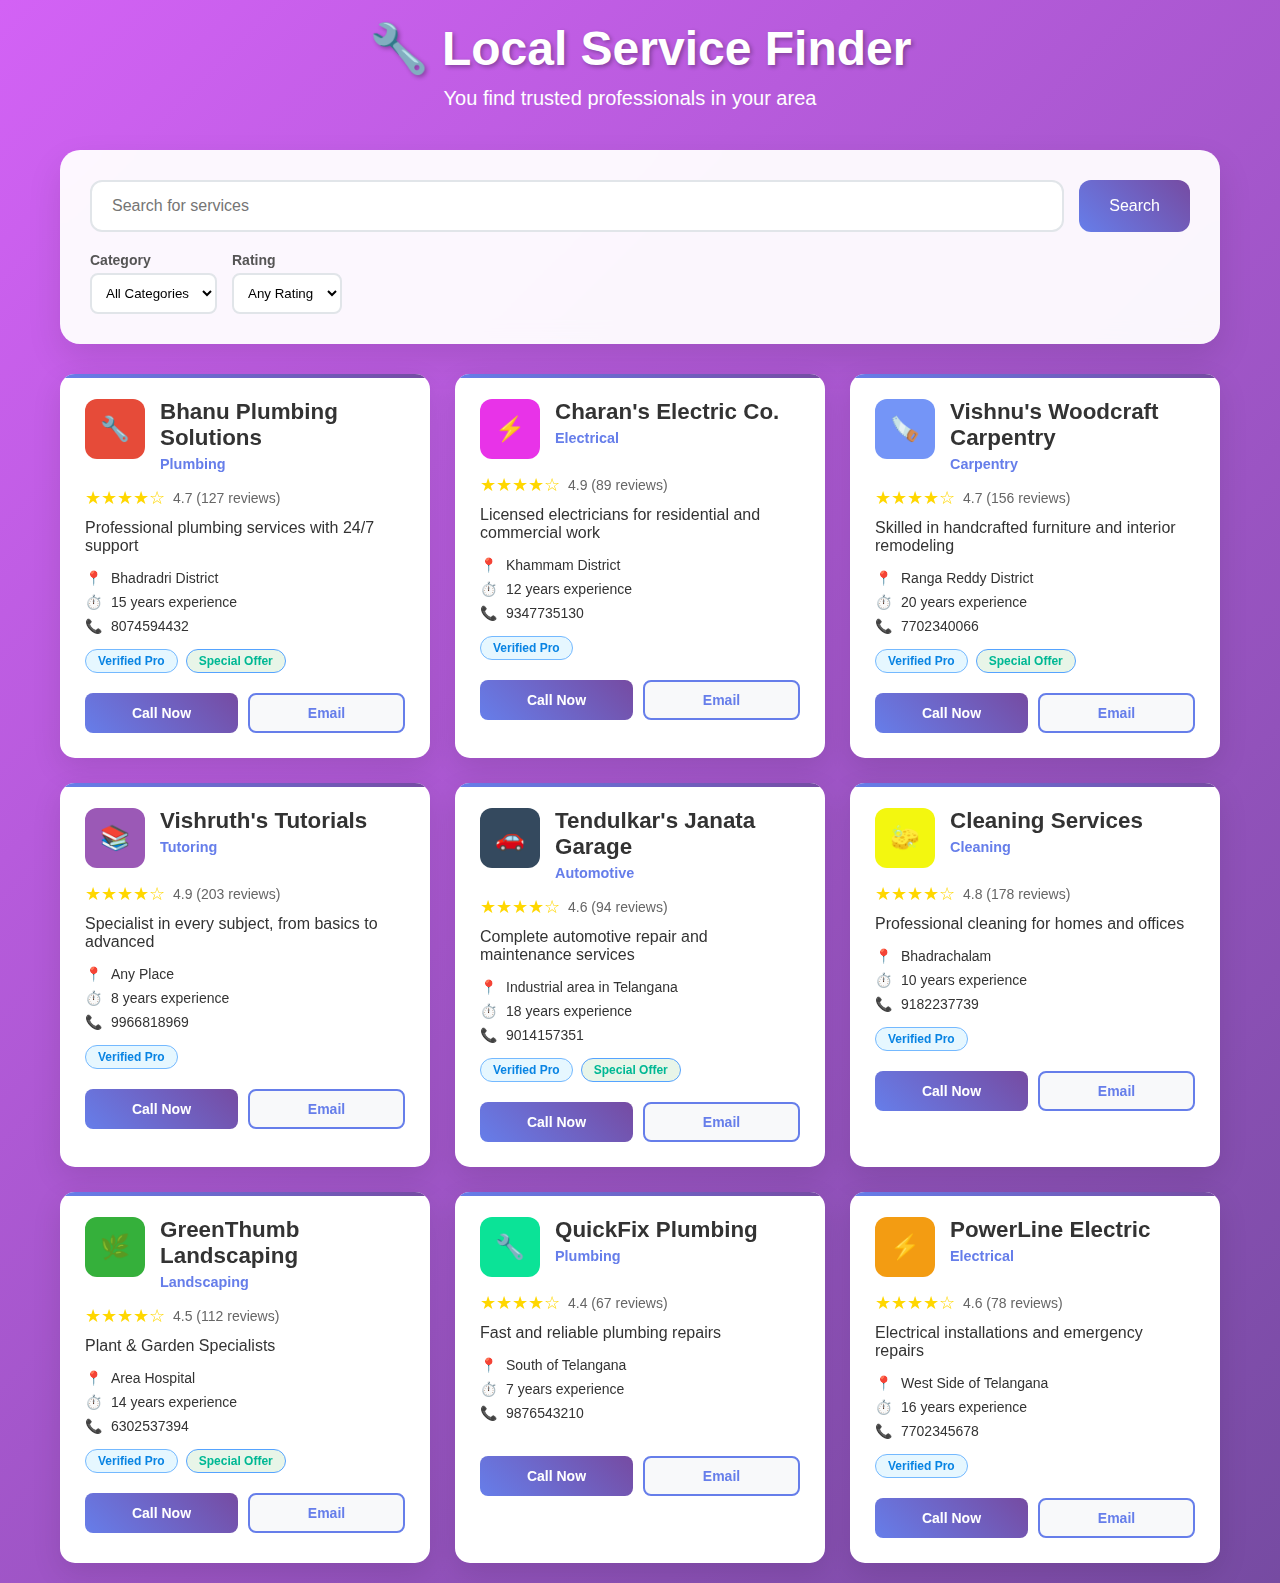
<file: index.html>
<!DOCTYPE html>
<html lang="en">
<head>
    <meta charset="UTF-8">
    <meta name="viewport" content="width=device-width, initial-scale=1.0">
    <title>Local Service Finder</title>
    <style>
        * {
            margin: 0;
            padding: 0;
            box-sizing: border-box;
        }

        body {
            font-family: 'Segoe UI', Tahoma, Geneva, Verdana, sans-serif;
            background: linear-gradient(135deg, #d362f5 0%, #764ba2 100%);
            min-height: 100px;
            color: #333;
        }

        .container {
            max-width: 1200px;
            margin: 0 auto;
            padding: 20px;
        }

        header {
            text-align: center;
            margin-bottom: 40px;
            color: white;
        }

        h1 {
            font-size: 3rem;
            margin-bottom: 10px;
            text-shadow: 2px 2px 4px rgba(0,0,0,0.3);
        }

        .subtitle {
            font-size: 20px;
            margin-right: 20px;
            
        }

        .search-section {
            background: rgba(255,255,255,0.95);
            backdrop-filter: blur(10px);
            border-radius: 20px;
            padding: 30px;
            margin-bottom: 30px;
            box-shadow: 0 15px 35px rgba(0,0,0,0.1);
        }

        .search-bar {
            display:flex;
            gap: 15px;
            margin-bottom: 20px;
            flex-wrap: wrap;
        }

        .search-input {
            flex: 1;
            min-width: 250px;
            padding: 15px 20px;
            border: 2px solid #e1e5e9;
            border-radius: 12px;
            font-size: 16px;
            transition: all 0.3s ease;
        }

        .search-input:focus {
            outline: none;
            border-color: #667eea;
            box-shadow: 0 0 0 3px rgba(102, 126, 234, 0.1);
        }

        .search-btn {
            padding: 15px 30px;
            background: linear-gradient(45deg, #667eea, #764ba2);
            color: white;
            border: none;
            border-radius: 12px;
            font-size: 16px;
            cursor: pointer;
            transition: transform 0.3s ease;
        }

        .search-btn:hover {
            transform: translateY(-2px);
        }

        .filters {
            display: flex;
            gap: 15px;
            flex-wrap: wrap;
            align-items: center;
        }

        .filter-group {
            display: flex;
            flex-direction: column;
            gap: 5px;
        }

        .filter-label {
            font-size: 14px;
            font-weight: 600;
            color: #555;
        }

        .filter-select {
            padding: 10px;
            border: 2px solid #e1e5e9;
            border-radius: 8px;
            background: white;
            cursor: pointer;
        }

        .emergency-toggle {
            display: flex;
            align-items: center;
            gap: 10px;
            background: #fff3cd;
            padding: 10px 15px;
            border-radius: 8px;
            border: 2px solid #ffc107;
        }

        .toggle-switch {
            position: relative;
            width: 50px;
            height: 25px;
            background: #ccc;
            border-radius: 25px;
            cursor: pointer;
            transition: background  0.3s;
        }

        .toggle-switch.active {
            background: #ff6b6b;
        }

        .toggle-switch::after {
            content: '';
            position: absolute;
            top: 2px;
            left: 2px;
            width: 21px;
            height: 21px;
            background: white;
            border-radius: 50%;
            transition: transform 0.3s;
        }

        .toggle-switch.active::after {
            transform: translateX(25px);
        }

        .services-grid {
            display: grid;
            grid-template-columns: repeat(auto-fill, minmax(350px, 1fr));
            gap: 25px;
            margin-top: 30px;
        }

        .service-card {
            background: white;
            border-radius: 15px;
            padding: 25px;
            box-shadow: 0 10px 30px rgba(0,0,0,0.1);
            transition: all 0.3s ease;
            position: relative;
            overflow: hidden;
        }

        .service-card::before {
            content: '';
            position: absolute;
            top: 0;
            left: 0;
            right: 0;
            height: 4px;
            background: linear-gradient(45deg, #667eea, #764ba2);
        }

        .service-card:hover {
            transform: translateY(-5px);
            box-shadow: 0 20px 40px rgba(0,0,0,0.15);
        }

        .service-header {
            display: flex;
            align-items: start;
            gap: 15px;
            margin-bottom: 15px;
        }

        .service-icon {
            width: 60px;
            height: 60px;
            border-radius: 12px;
            display: flex;
            align-items: center;
            justify-content: center;
            font-size: 24px;
            color: white;
            flex-shrink: 0;
        }

        .service-info h3 {
            font-size: 1.4rem;
            margin-bottom: 5px;
            color: #333;
        }

        .service-category {
            color: #667eea;
            font-weight: 600;
            font-size: 0.9rem;
        }

        .rating {
            display: flex;
            align-items: center;
            gap: 8px;
            margin: 10px 0;
        }

        .stars {
            color: #ffd700;
            font-size: 18px;
        }

        .rating-text {
            color: #666;
            font-size: 14px;
        }

        .service-details {
            margin: 15px 0;
        }

        .detail-item {
            display: flex;
            align-items: center;
            gap: 10px;
            margin: 8px 0;
            font-size: 14px;
        }

        .detail-icon {
            width: 16px;
            text-align: center;
        }

        .badges {
            display: flex;
            gap: 8px;
            margin: 15px 0;
            flex-wrap: wrap;
        }

        .badge {
            padding: 4px 12px;
            border-radius: 20px;
            font-size: 12px;
            font-weight: 600;
        }

        .badge.emergency {
            background: #ffe6e6;
            color: #d63031;
            border: 1px solid #fab1a0;
        }

        .badge.verified {
            background: #e6f7ff;
            color: #0984e3;
            border: 1px solid #74b9ff;
        }

        .badge.discount {
            background: #e8f5e8;
            color: #00b894;
            border: 1px solid #55a3ff;
        }

        .contact-buttons {
            display: flex;
            gap: 10px;
            margin-top: 20px;
        }

        .btn {
            padding: 10px 20px;
            border: none;
            border-radius: 8px;
            cursor: pointer;
            font-size: 14px;
            font-weight: 600;
            transition: all 0.3s ease;
            flex: 1;
        }

        .btn-primary {
            background: linear-gradient(45deg, #667eea, #764ba2);
            color: white;
        }

        .btn-secondary {
            background: #f8f9fa;
            color: #667eea;
            border: 2px solid #667eea;
        }

        .btn:hover {
            transform: translateY(-2px);
        }

        .no-results {
            text-align: center;
            padding: 60px 20px;
            color: white;
        }

        .no-results h3 {
            font-size: 1.5rem;
            margin-bottom: 10px;
        }

        @media (max-width: 768px) {
            .container {
                padding: 15px;
            }
            
            h1 {
                font-size: 2rem;
            }
            
            .search-bar {
                flex-direction: column;
            }
            
            .filters {
                flex-direction: column;
                align-items: stretch;
            }
            
            .services-grid {
                grid-template-columns: 1fr;
            }
        }
    </style>
</head>
<body>
    <div class="container">
        <header>
            <h1>🔧 Local Service Finder</h1>
            <p class="subtitle">You find  trusted professionals in your area</p>
        </header>

        <div class="search-section">
            <div class="search-bar">
                <input type="text" class="search-input" id="searchInput" placeholder="Search for services ">
                <button class="search-btn" onclick="searchServices()">Search</button>
            </div>
            
            <div class="filters">
                <div class="filter-group">
                    <label class="filter-label">Category</label>
                    <select class="filter-select" id="categoryFilter" onchange="filterServices()">
                        <option value="">All Categories</option>
                        <option value="plumbing">Plumbing</option>
                        <option value="electrical">Electrical</option>
                        <option value="carpentry">Carpentry</option>
                        <option value="automotive">Automotive</option>
                        <option value="cleaning">Cleaning</option>
                        
                    </select>
                </div>
                
                <div class="filter-group">
                    <label class="filter-label">Rating</label>
                    <select class="filter-select" id="ratingFilter" onchange="filterServices()">
                        <option value="">Any Rating</option>
                        <option value="4.5">4.5+ Stars</option>
                        <option value="4.0">4.0+ Stars</option>
                        <option value="3.5">3.5+ Stars</option>
                    </select>
                </div>
                
               
            </div>
        </div>

        <div class="services-grid" id="servicesGrid">
            
        </div>
        
        <div class="no-results" id="noResults" style="display: none;">
            <h3>No services found</h3>
            <p>Try adjusting your search criteria or filters</p>
        </div>
    </div>

    <script>
        const services = [
            {
                name: "Bhanu Plumbing Solutions",
                category: "plumbing",
                rating: 4.7,
                reviews: 127,
                phone: "8074594432",
                email: "bhanu@plumbingsolutions.com",
               
                verified: true,
                discount: true,
                experience: "15 years",
                location: "Bhadradri District",
                description: "Professional plumbing services with 24/7  support",
                icon: "🔧",
                color: "#e64b39"
            },
            {
                name: "Charan's Electric Co.",
                category: "electrical",
                rating: 4.9,
                reviews: 89,
                phone: "9347735130",
                email: "charan@electric.com",
               
                verified: true,
                discount: false,
                experience: "12 years",
                location: "Khammam District",
                description: "Licensed electricians for residential and commercial work",
                icon: "⚡",
                color: "#e833e8"
            },
            {
                name: "Vishnu's Woodcraft Carpentry",
                category: "carpentry",
                rating: 4.7,
                reviews: 156,
                phone: "7702340066",
                email: "vishnu@woodcraft.com",
                
                verified: true,
                discount: true,
                experience: "20 years",
                location: "Ranga Reddy District",
                description: "Skilled in handcrafted furniture and interior remodeling",
                icon: "🪚",
                color: "#7495f7"
            },
            {
                name: "Vishruth's Tutorials",
                category: "tutoring",
                rating: 4.9,
                reviews: 203,
                phone: "9966818969",
                email: "vishruth@tutorials.com",
                
                verified: true,
                discount: false,
                experience: "8 years",
                location: "Any Place",
                description: "Specialist in every subject, from basics to advanced",
                icon: "📚",
                color: "#9b59b6"
            },
            {
                name: "Tendulkar's Janata Garage",
                category: "automotive",
                rating: 4.6,
                reviews: 94,
                phone: "9014157351",
                email: "tendul@janatagarage.com",
                
                verified: true,
                discount: true,
                experience: "18 years",
                location: "Industrial area in Telangana",
                description: "Complete automotive repair and maintenance services",
                icon: "🚗",
                color: "#34495e"
            },
            {
                name: "Cleaning Services",
                category: "cleaning",
                rating: 4.8,
                reviews: 178,
                phone: "9182237739",
                email: "cleaning@services.com",
                
                verified: true,
                discount: false,
                experience: "10 years",
                location: "Bhadrachalam",
                description: "Professional cleaning for homes and offices",
                icon: "🧽",
                color: "#f3f70f"
            },
            {
                name: "GreenThumb Landscaping",
                category: "landscaping",
                rating: 4.5,
                reviews: 112,
                phone: "6302537394",
                email: "info@greenthumb.com",
                
                verified: true,
                discount: true,
                experience: "14 years",
                location: "Area Hospital",
                description: "Plant & Garden Specialists",
                icon: "🌿",
                color: "#35b03b"
            },
            {
                name: "QuickFix Plumbing",
                category: "plumbing",
                rating: 4.4,
                reviews: 67,
                phone: "9876543210",
                email: "help@quickfix.com",
                
                verified: false,
                discount: false,
                experience: "7 years",
                location: "South of Telangana",
                description: "Fast and reliable plumbing repairs",
                icon: "🔧",
                color: "#0be397"
            },
        
            {
                name: "PowerLine Electric",
                category: "electrical",
                rating: 4.6,
                reviews: 78,
                phone: "7702345678",
                email: "service@powerline.com",
                
                verified: true,
                discount: false,
                experience: "16 years",
                location: "West Side of Telangana",
                description: "Electrical installations and emergency repairs",
                icon: "⚡",
                color: "#f39c12"
            }
        ];

        let filteredServices = [...services];
        let emergencyFilter = false;

        function renderServices(servicesToRender) {
            const grid = document.getElementById('servicesGrid');
            const noResults = document.getElementById('noResults');
            
            if (servicesToRender.length === 0) {
                grid.style.display = 'none';
                noResults.style.display = 'block';
                return;
            }
            
            grid.style.display = 'grid';
            noResults.style.display = 'none';
            
            grid.innerHTML = servicesToRender.map(service => `
                <div class="service-card">
                    <div class="service-header">
                        <div class="service-icon" style="background: ${service.color}">
                            ${service.icon}
                        </div>
                        <div class="service-info">
                            <h3>${service.name}</h3>
                            <div class="service-category">${service.category.charAt(0).toUpperCase() + service.category.slice(1)}</div>
                        </div>
                    </div>
                    
                    <div class="rating">
                        <span class="stars">${'★'.repeat(Math.floor(service.rating))}${service.rating % 1 !== 0 ? '☆' : ''}</span>
                        <span class="rating-text">${service.rating} (${service.reviews} reviews)</span>
                    </div>
                    
                    <p>${service.description}</p>
                    
                    <div class="service-details">
                        <div class="detail-item">
                            <span class="detail-icon">📍</span>
                            <span>${service.location}</span>
                        </div>
                        <div class="detail-item">
                            <span class="detail-icon">⏱️</span>
                            <span>${service.experience} experience</span>
                        </div>
                        <div class="detail-item">
                            <span class="detail-icon">📞</span>
                            <span>${service.phone}</span>
                        </div>
                    </div>
                    
                    <div class="badges">
                        ${service.emergency ? '<span class="badge emergency">24/7 Emergency</span>' : ''}
                        ${service.verified ? '<span class="badge verified">Verified Pro</span>' : ''}
                        ${service.discount ? '<span class="badge discount">Special Offer</span>' : ''}
                    </div>
                    
                    <div class="contact-buttons">
                        <button class="btn btn-primary" onclick="callService('${service.phone}')">Call Now</button>
                        <button class="btn btn-secondary" onclick="emailService('${service.email}')">Email</button>
                    </div>
                </div>
            `).join('');
        }

        function searchServices() {
            const searchTerm = document.getElementById('searchInput').value.toLowerCase();
            const categoryFilter = document.getElementById('categoryFilter').value;
            const ratingFilter = parseFloat(document.getElementById('ratingFilter').value) || 0;
            
            filteredServices = services.filter(service => {
                const matchesSearch = !searchTerm || 
                    service.name.toLowerCase().includes(searchTerm) ||
                    service.category.toLowerCase().includes(searchTerm) ||
                    service.description.toLowerCase().includes(searchTerm);
                
                const matchesCategory = !categoryFilter || service.category === categoryFilter;
                const matchesRating = service.rating >= ratingFilter;
                const matchesEmergency = !emergencyFilter || service.emergency;
                
                return matchesSearch && matchesCategory && matchesRating && matchesEmergency;
            });
            
            renderServices(filteredServices);
        }

        function filterServices() {
            searchServices();
        }

        function toggleEmergency() {
            const toggle = document.getElementById('emergencyToggle');
            emergencyFilter = !emergencyFilter;
            toggle.classList.toggle('active', emergencyFilter);
            searchServices();
        }

        function callService(phone) {
            alert(`Calling ${phone}...`);
        }

        function emailService(email) {
            alert(`Opening email to ${email}...`);
        }

        // Initialize the page
        renderServices(services);
    </script>
</body>
</html>
</file>
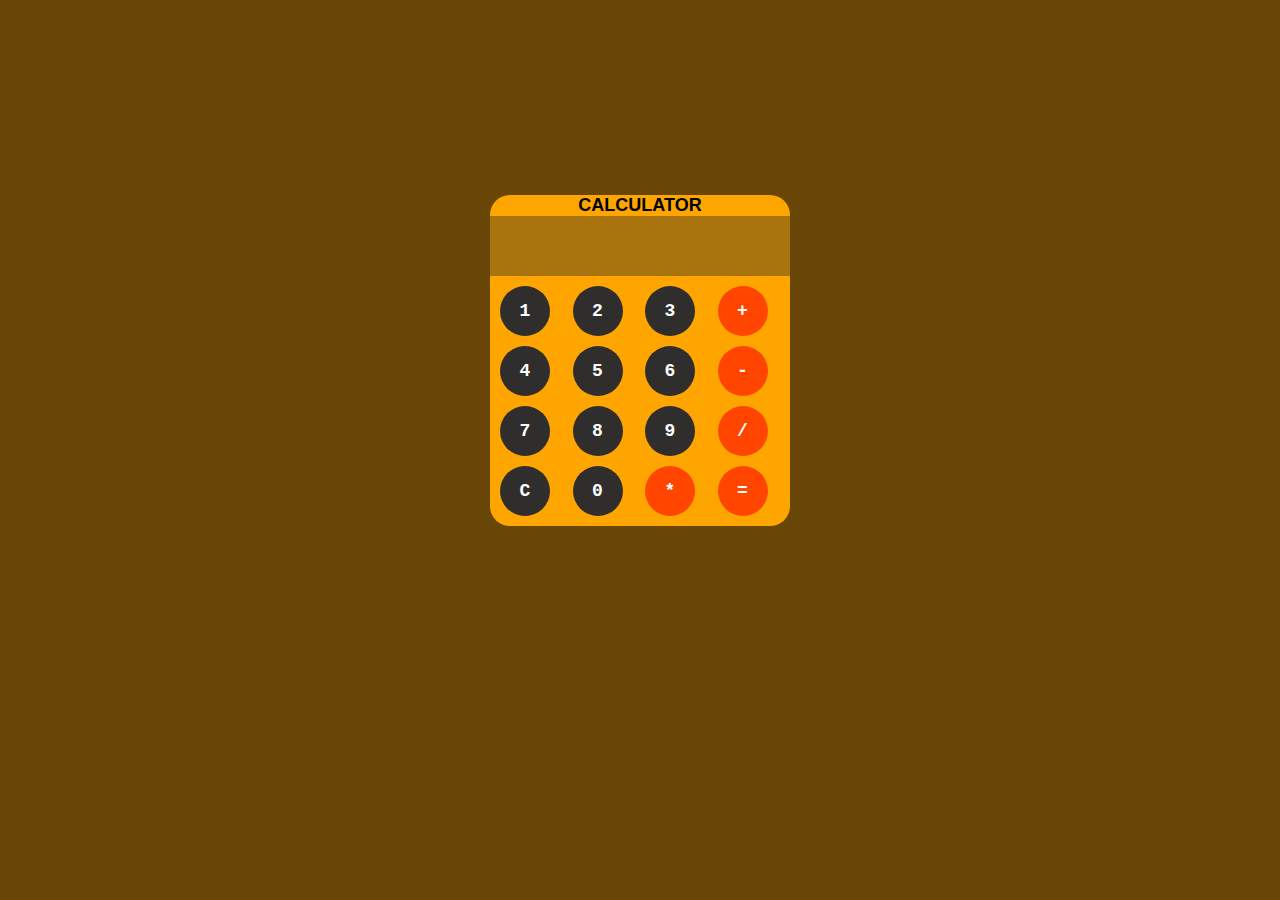
<file: calculator.html>
<!DOCTYPE html>
<html lang="en">

<head>
    <meta charset="UTF-8">
    <meta name="viewport" content="width=device-width, initial-scale=1.0">
    <title>Document</title>
    <link rel="stylesheet" href="calculator.css">

</head>

<body>
    <div class="calculator">
        <div class="clc">CALCULATOR</div>
        <input id="display" readonly>
        <div class="keys">

            <button onclick="appendValue('1')">1</button>
            <button onclick="appendValue('2')">2</button>
            <button onclick="appendValue('3')">3</button>
            <button onclick="appendValue('+')" class="opb">+</button>
            <button onclick="appendValue('4')">4</button>
            <button onclick="appendValue('5')">5</button>
            <button onclick="appendValue('6')">6</button>
            <button onclick="appendValue('-')" class="opb">-</button>
            <button onclick="appendValue('7')">7</button>
            <button onclick="appendValue('8')">8</button>
            <button onclick="appendValue('9')">9</button>
            <button onclick="appendValue('/')" class="opb">/</button>
            <button onclick="clears()">C</button>
            <button onclick="appendValue('0')">0</button>
            <button onclick="appendValue('*')" class="opb">*</button>
            <button onclick="calculate()" class="opb">=</button>

        </div>
    </div>
    <script>
        const display = document.getElementById("display");
        function appendValue(input) {
            display.value += input;
        }
        function clears() {
            display.value = "";
        }

        function calculate() {
            display.value = eval(display.value);
        }
    </script>
</body>

</html>
</file>
<file: calculator.css>
@import url('https://fonts.googleapis.com/css2?family=BBH+Bartle&family=Edu+NSW+ACT+Cursive:wght@400..700&family=Source+Sans+3:ital,wght@0,200..900;1,200..900&display=swap');

body {
    margin: 0px;
    display: flex;
    justify-content: center;
    align-items: center;
    height: 80vh;
    background-color: rgb(103, 70, 7);

}

.clc {
    text-align: center;
    font-size: large;
    font-family: "BBH Bartle", sans-serif;
    font-weight: 700;

}

.calculator {
    background-color: orange;
    border-radius: 20px;
    max-width: 300px;
}

.keys {
    display: grid;
    grid-template-columns: repeat(4, 1fr);
    gap: 10px;
    padding: 10px;

}

#display {
    font-size: 50px;
    font-weight: 500;
    width: 86.7%;
    padding: 20px;

    height: 20px;
    text-align: right;
    border: none;
    background-color: rgb(169, 115, 13);
}

button {
    width: 50px;
    height: 50px;
    border-radius: 30px;
    border: none;
    background-color: rgb(48, 45, 45);
    color: white;
    font-weight: bold;
    font-size: large;
    font-family: 'Courier New', Courier, monospace;


    cursor: pointer;


}

button:hover {
    background-color: rgb(123, 40, 40);
}

button:active {
    background-color: black;
}

button .calculator {
    text-align: center;
    justify-content: space-around;

}

.opb {
    background-color: orangered;
}
</file>
